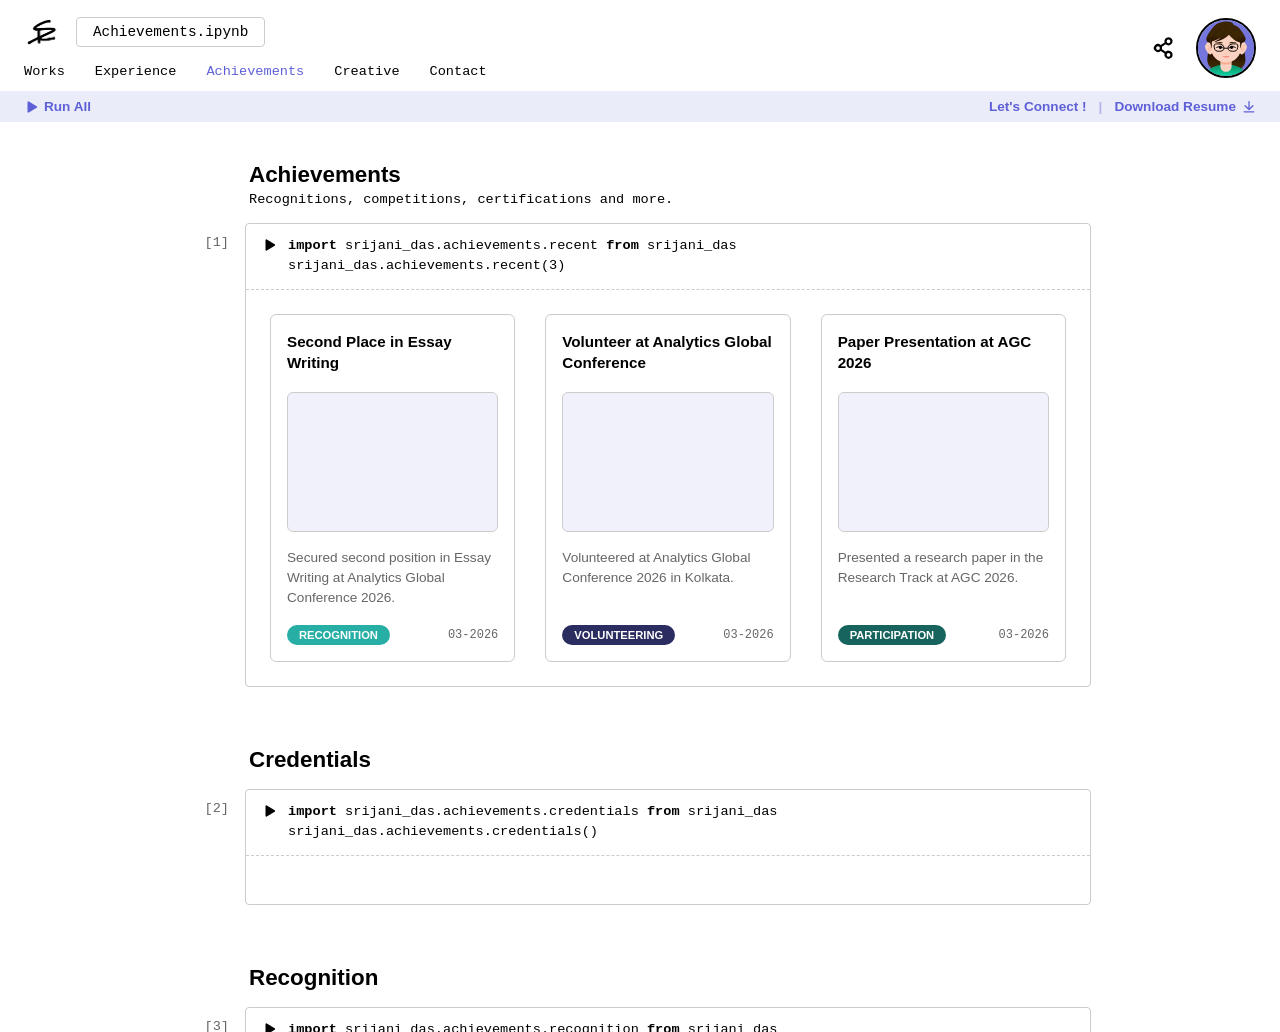
<file: achievements.html>
<!DOCTYPE html>
<html lang="en">
<head>
    <meta charset="UTF-8">
    <meta name="viewport" content="width=1024">
    <title>Achievements | Srijani Das</title>
    <link rel="stylesheet" href="css/style.css">
</head>
<body>

    <!-- STICKY WRAPPER -->
    <div class="sticky-header-container">
        
        <header class="main-header">
            <div class="header-left-col">
                <div class="header-top-row">
                    <a href="index.html" class="logo-mark">
                        <img src="assets/SRD.svg" alt="SRD Logo" class="logo-img">
                    </a>
                    <div class="file-path">Achievements.ipynb</div>
                </div>
                
                <nav class="main-nav">
                    <a href="works.html">Works</a>
                    <a href="experience.html">Experience</a>
                    <a href="achievements.html" style="color: var(--accent-dark);">Achievements</a>
                    <a href="creative.html">Creative</a>
                    <a href="contact.html">Contact</a>
                </nav>
            </div>

            <div class="header-right-col">
                <svg class="share-icon" xmlns="http://www.w3.org/2000/svg" viewBox="0 0 256 256">
                    <path d="M176,156a43.78,43.78,0,0,0-29.09,11L106.1,140.8a44.07,44.07,0,0,0,0-25.6L146.91,89a43.83,43.83,0,1,0-13-20.17L93.09,95a44,44,0,1,0,0,65.94L133.9,187.2A44,44,0,1,0,176,156Zm0-120a20,20,0,1,1-20,20A20,20,0,0,1,176,36ZM64,148a20,20,0,1,1,20-20A20,20,0,0,1,64,148Zm112,72a20,20,0,1,1,20-20A20,20,0,0,1,176,220Z"></path>
                </svg>
                
                <!-- NEW CLICKABLE PROFILE PIC -->
                <a href="index.html" class="profile-pic-link">
                    <img src="assets/ME.svg" alt="Srijani Das" class="profile-pic">
                </a>
            </div>
        </header>

        <!-- Execution Bar -->
        <div class="execution-bar">
            <div class="exec-left">
                <button id="run-all-btn">
                    <svg xmlns="http://www.w3.org/2000/svg" viewBox="0 0 256 256"><path d="M240,128a15.74,15.74,0,0,1-7.6,13.51L88.32,229.65a16,16,0,0,1-16.2.3A15.86,15.86,0,0,1,64,216.13V39.87a15.86,15.86,0,0,1,8.12-13.82,16,16,0,0,1,16.2.3L232.4,114.49A15.74,15.74,0,0,1,240,128Z"></path></svg>
                    Run All
                </button>
            </div>
            <div class="exec-right">
                <a href="https://www.linkedin.com/in/rushaining/" target="_blank" class="connect-link exec-link">Let's Connect !</a>
                <span class="divider">|</span>
                <a href="assets/Srijani Das Curriculum Vitae.pdf" target="_blank" class="resume-link exec-link">
                    Download Resume 
                    <svg class="exec-icon" xmlns="http://www.w3.org/2000/svg" viewBox="0 0 256 256">
                        <path d="M47.51,112.49a12,12,0,0,1,17-17L116,147V32a12,12,0,0,1,24,0V147l51.51-51.52a12,12,0,0,1,17,17l-72,72a12,12,0,0,1-17,0ZM216,204H40a12,12,0,0,0,0,24H216a12,12,0,0,0,0-24Z"></path>
                    </svg>
                </a>
            </div>
        </div>
    </div>

    <main class="notebook-container">
        
        <!-- SECTION 1: RECENT ACHIEVEMENTS -->
        <div class="notebook-section scroll-reveal" id="section-achieve-recent">
            <div class="markdown-cell">
                <h2>Achievements</h2>
                <p class="section-desc">Recognitions, competitions, certifications and more.</p>
            </div>
            
            <div class="cell-row">
                <div class="execution-count">[ ]</div>
                <div class="cell-content-box">
                    <div class="code-block">
                        <div class="run-indicator" title="Run Cell">
                            <svg class="icon-play" xmlns="http://www.w3.org/2000/svg" viewBox="0 0 256 256"><path d="M240,128a15.74,15.74,0,0,1-7.6,13.51L88.32,229.65a16,16,0,0,1-16.2.3A15.86,15.86,0,0,1,64,216.13V39.87a15.86,15.86,0,0,1,8.12-13.82,16,16,0,0,1,16.2.3L232.4,114.49A15.74,15.74,0,0,1,240,128Z"></path></svg>
                            <svg class="icon-running" xmlns="http://www.w3.org/2000/svg" viewBox="0 0 256 256"><path d="M224,48V96a8,8,0,0,1-8,8H168a8,8,0,0,1-5.66-13.66L180.65,72a79.48,79.48,0,0,0-54.72-22.09h-.45A79.52,79.52,0,0,0,69.59,72.71,8,8,0,0,1,58.41,61.27,96,96,0,0,1,192,60.7l18.36-18.36A8,8,0,0,1,224,48ZM186.41,183.29A80,80,0,0,1,75.35,184l18.31-18.31A8,8,0,0,0,88,152H40a8,8,0,0,0-8,8v48a8,8,0,0,0,13.66,5.66L64,195.3a95.42,95.42,0,0,0,66,26.76h.53a95.36,95.36,0,0,0,67.07-27.33,8,8,0,0,0-11.18-11.44Z"></path></svg>
                        </div>
                        <pre><code><span class="keyword">import</span> srijani_das.achievements.recent <span class="keyword">from</span> srijani_das
srijani_das.achievements.recent(3)</code></pre>
                    </div>
                    <div class="output-cell">
                        <div class="achievements-grid" id="achieve-recent-container"></div>
                    </div>
                </div>
            </div>
        </div>

        <!-- SECTION 2: CREDENTIALS -->
        <div class="notebook-section scroll-reveal" id="section-achieve-cred">
            <div class="markdown-cell"><h2>Credentials</h2></div>
            <div class="cell-row">
                <div class="execution-count">[ ]</div>
                <div class="cell-content-box">
                    <div class="code-block">
                        <div class="run-indicator" title="Run Cell">
                            <svg class="icon-play" xmlns="http://www.w3.org/2000/svg" viewBox="0 0 256 256"><path d="M240,128a15.74,15.74,0,0,1-7.6,13.51L88.32,229.65a16,16,0,0,1-16.2.3A15.86,15.86,0,0,1,64,216.13V39.87a15.86,15.86,0,0,1,8.12-13.82,16,16,0,0,1,16.2.3L232.4,114.49A15.74,15.74,0,0,1,240,128Z"></path></svg>
                            <svg class="icon-running" xmlns="http://www.w3.org/2000/svg" viewBox="0 0 256 256"><path d="M224,48V96a8,8,0,0,1-8,8H168a8,8,0,0,1-5.66-13.66L180.65,72a79.48,79.48,0,0,0-54.72-22.09h-.45A79.52,79.52,0,0,0,69.59,72.71,8,8,0,0,1,58.41,61.27,96,96,0,0,1,192,60.7l18.36-18.36A8,8,0,0,1,224,48ZM186.41,183.29A80,80,0,0,1,75.35,184l18.31-18.31A8,8,0,0,0,88,152H40a8,8,0,0,0-8,8v48a8,8,0,0,0,13.66,5.66L64,195.3a95.42,95.42,0,0,0,66,26.76h.53a95.36,95.36,0,0,0,67.07-27.33,8,8,0,0,0-11.18-11.44Z"></path></svg>
                        </div>
                        <pre><code><span class="keyword">import</span> srijani_das.achievements.credentials <span class="keyword">from</span> srijani_das
srijani_das.achievements.credentials()</code></pre>
                    </div>
                    <div class="output-cell">
                        <div class="achievements-grid" id="achieve-cred-container"></div>
                    </div>
                </div>
            </div>
        </div>

        <!-- SECTION 3: RECOGNITION -->
        <div class="notebook-section scroll-reveal" id="section-achieve-recog">
            <div class="markdown-cell"><h2>Recognition</h2></div>
            <div class="cell-row">
                <div class="execution-count">[ ]</div>
                <div class="cell-content-box">
                    <div class="code-block">
                        <div class="run-indicator" title="Run Cell">
                            <svg class="icon-play" xmlns="http://www.w3.org/2000/svg" viewBox="0 0 256 256"><path d="M240,128a15.74,15.74,0,0,1-7.6,13.51L88.32,229.65a16,16,0,0,1-16.2.3A15.86,15.86,0,0,1,64,216.13V39.87a15.86,15.86,0,0,1,8.12-13.82,16,16,0,0,1,16.2.3L232.4,114.49A15.74,15.74,0,0,1,240,128Z"></path></svg>
                            <svg class="icon-running" xmlns="http://www.w3.org/2000/svg" viewBox="0 0 256 256"><path d="M224,48V96a8,8,0,0,1-8,8H168a8,8,0,0,1-5.66-13.66L180.65,72a79.48,79.48,0,0,0-54.72-22.09h-.45A79.52,79.52,0,0,0,69.59,72.71,8,8,0,0,1,58.41,61.27,96,96,0,0,1,192,60.7l18.36-18.36A8,8,0,0,1,224,48ZM186.41,183.29A80,80,0,0,1,75.35,184l18.31-18.31A8,8,0,0,0,88,152H40a8,8,0,0,0-8,8v48a8,8,0,0,0,13.66,5.66L64,195.3a95.42,95.42,0,0,0,66,26.76h.53a95.36,95.36,0,0,0,67.07-27.33,8,8,0,0,0-11.18-11.44Z"></path></svg>
                        </div>
                        <pre><code><span class="keyword">import</span> srijani_das.achievements.recognition <span class="keyword">from</span> srijani_das
srijani_das.achievements.recognition()</code></pre>
                    </div>
                    <div class="output-cell">
                        <div class="achievements-grid" id="achieve-recog-container"></div>
                    </div>
                </div>
            </div>
        </div>

        <!-- SECTION 4: VOLUNTEERING -->
        <div class="notebook-section scroll-reveal" id="section-achieve-vol">
            <div class="markdown-cell"><h2>Volunteering</h2></div>
            <div class="cell-row">
                <div class="execution-count">[ ]</div>
                <div class="cell-content-box">
                    <div class="code-block">
                        <div class="run-indicator" title="Run Cell">
                            <svg class="icon-play" xmlns="http://www.w3.org/2000/svg" viewBox="0 0 256 256"><path d="M240,128a15.74,15.74,0,0,1-7.6,13.51L88.32,229.65a16,16,0,0,1-16.2.3A15.86,15.86,0,0,1,64,216.13V39.87a15.86,15.86,0,0,1,8.12-13.82,16,16,0,0,1,16.2.3L232.4,114.49A15.74,15.74,0,0,1,240,128Z"></path></svg>
                            <svg class="icon-running" xmlns="http://www.w3.org/2000/svg" viewBox="0 0 256 256"><path d="M224,48V96a8,8,0,0,1-8,8H168a8,8,0,0,1-5.66-13.66L180.65,72a79.48,79.48,0,0,0-54.72-22.09h-.45A79.52,79.52,0,0,0,69.59,72.71,8,8,0,0,1,58.41,61.27,96,96,0,0,1,192,60.7l18.36-18.36A8,8,0,0,1,224,48ZM186.41,183.29A80,80,0,0,1,75.35,184l18.31-18.31A8,8,0,0,0,88,152H40a8,8,0,0,0-8,8v48a8,8,0,0,0,13.66,5.66L64,195.3a95.42,95.42,0,0,0,66,26.76h.53a95.36,95.36,0,0,0,67.07-27.33,8,8,0,0,0-11.18-11.44Z"></path></svg>
                        </div>
                        <pre><code><span class="keyword">import</span> srijani_das.achievements.volunteering <span class="keyword">from</span> srijani_das
srijani_das.achievements.volunteering()</code></pre>
                    </div>
                    <div class="output-cell">
                        <div class="achievements-grid" id="achieve-vol-container"></div>
                    </div>
                </div>
            </div>
        </div>

        <!-- SECTION 5: PARTICIPATION -->
        <div class="notebook-section scroll-reveal" id="section-achieve-part">
            <div class="markdown-cell"><h2>Participation</h2></div>
            <div class="cell-row">
                <div class="execution-count">[ ]</div>
                <div class="cell-content-box">
                    <div class="code-block">
                        <div class="run-indicator" title="Run Cell">
                            <svg class="icon-play" xmlns="http://www.w3.org/2000/svg" viewBox="0 0 256 256"><path d="M240,128a15.74,15.74,0,0,1-7.6,13.51L88.32,229.65a16,16,0,0,1-16.2.3A15.86,15.86,0,0,1,64,216.13V39.87a15.86,15.86,0,0,1,8.12-13.82,16,16,0,0,1,16.2.3L232.4,114.49A15.74,15.74,0,0,1,240,128Z"></path></svg>
                            <svg class="icon-running" xmlns="http://www.w3.org/2000/svg" viewBox="0 0 256 256"><path d="M224,48V96a8,8,0,0,1-8,8H168a8,8,0,0,1-5.66-13.66L180.65,72a79.48,79.48,0,0,0-54.72-22.09h-.45A79.52,79.52,0,0,0,69.59,72.71,8,8,0,0,1,58.41,61.27,96,96,0,0,1,192,60.7l18.36-18.36A8,8,0,0,1,224,48ZM186.41,183.29A80,80,0,0,1,75.35,184l18.31-18.31A8,8,0,0,0,88,152H40a8,8,0,0,0-8,8v48a8,8,0,0,0,13.66,5.66L64,195.3a95.42,95.42,0,0,0,66,26.76h.53a95.36,95.36,0,0,0,67.07-27.33,8,8,0,0,0-11.18-11.44Z"></path></svg>
                        </div>
                        <pre><code><span class="keyword">import</span> srijani_das.achievements.participation <span class="keyword">from</span> srijani_das
srijani_das.achievements.participation()</code></pre>
                    </div>
                    <div class="output-cell">
                        <div class="achievements-grid" id="achieve-part-container"></div>
                    </div>
                </div>
            </div>
        </div>

    </main>

    <!-- IMAGE POPUP MODAL -->
    <div id="image-modal" class="modal-overlay">
        <span class="modal-close">&times;</span>
        <img class="modal-content" id="modal-img">
    </div>

    <script src="js/script.js"></script>
</body>
</html>
</file>
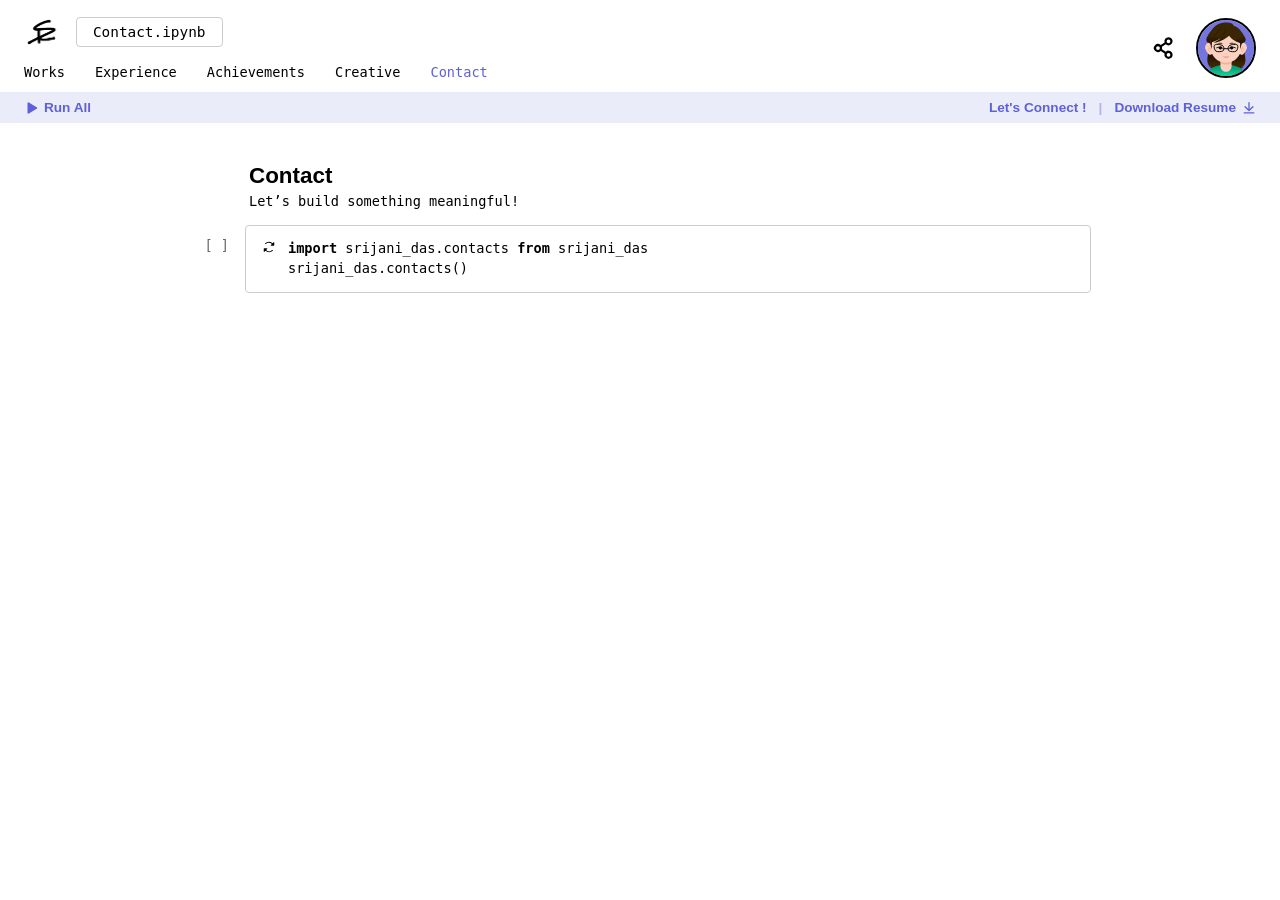
<file: contact.html>
<!DOCTYPE html>
<html lang="en">
<head>
    <meta charset="UTF-8">
    <meta name="viewport" content="width=1024">
    <title>Contact | Srijani Das</title>
    <link rel="stylesheet" href="css/style.css">
</head>
<body>

    <!-- STICKY WRAPPER -->
    <div class="sticky-header-container">
        
        <header class="main-header">
            <div class="header-left-col">
                <div class="header-top-row">
                    <a href="index.html" class="logo-mark">
                        <img src="assets/SRD.svg" alt="SRD Logo" class="logo-img">
                    </a>
                    <div class="file-path">Contact.ipynb</div>
                </div>
                
                <nav class="main-nav">
                    <a href="works.html">Works</a>
                    <a href="experience.html">Experience</a>
                    <a href="achievements.html">Achievements</a>
                    <a href="creative.html">Creative</a>
                    <a href="contact.html" style="color: var(--accent-dark);">Contact</a>
                </nav>
            </div>

            <div class="header-right-col">
                <svg class="share-icon" xmlns="http://www.w3.org/2000/svg" viewBox="0 0 256 256">
                    <path d="M176,156a43.78,43.78,0,0,0-29.09,11L106.1,140.8a44.07,44.07,0,0,0,0-25.6L146.91,89a43.83,43.83,0,1,0-13-20.17L93.09,95a44,44,0,1,0,0,65.94L133.9,187.2A44,44,0,1,0,176,156Zm0-120a20,20,0,1,1-20,20A20,20,0,0,1,176,36ZM64,148a20,20,0,1,1,20-20A20,20,0,0,1,64,148Zm112,72a20,20,0,1,1,20-20A20,20,0,0,1,176,220Z"></path>
                </svg>
                
                <!-- NEW CLICKABLE PROFILE PIC -->
                <a href="index.html" class="profile-pic-link">
                    <img src="assets/ME.svg" alt="Srijani Das" class="profile-pic">
                </a>
            </div>
        </header>

        <!-- Execution Bar -->
        <div class="execution-bar">
            <div class="exec-left">
                <button id="run-all-btn">
                    <svg xmlns="http://www.w3.org/2000/svg" viewBox="0 0 256 256"><path d="M240,128a15.74,15.74,0,0,1-7.6,13.51L88.32,229.65a16,16,0,0,1-16.2.3A15.86,15.86,0,0,1,64,216.13V39.87a15.86,15.86,0,0,1,8.12-13.82,16,16,0,0,1,16.2.3L232.4,114.49A15.74,15.74,0,0,1,240,128Z"></path></svg>
                    Run All
                </button>
            </div>
            <div class="exec-right">
                <a href="https://www.linkedin.com/in/rushaining/" target="_blank" class="connect-link exec-link">Let's Connect !</a>
                <span class="divider">|</span>
                <a href="assets/Srijani Das Curriculum Vitae.pdf" target="_blank" class="resume-link exec-link">
                    Download Resume 
                    <svg class="exec-icon" xmlns="http://www.w3.org/2000/svg" viewBox="0 0 256 256">
                        <path d="M47.51,112.49a12,12,0,0,1,17-17L116,147V32a12,12,0,0,1,24,0V147l51.51-51.52a12,12,0,0,1,17,17l-72,72a12,12,0,0,1-17,0ZM216,204H40a12,12,0,0,0,0,24H216a12,12,0,0,0,0-24Z"></path>
                    </svg>
                </a>
            </div>
        </div>
    </div>

    <main class="notebook-container">
        
        <!-- SECTION 7: CONTACT -->
        <div class="notebook-section scroll-reveal" id="section-contact">
            <div class="markdown-cell">
                <h2>Contact</h2>
                <p class="section-desc">Let’s build something meaningful!</p>
            </div>
            
            <div class="cell-row">
                <div class="execution-count">[ ]</div>
                <div class="cell-content-box">
                    <div class="code-block">
                        <div class="run-indicator" title="Run Cell">
                            <svg class="icon-play" xmlns="http://www.w3.org/2000/svg" viewBox="0 0 256 256"><path d="M240,128a15.74,15.74,0,0,1-7.6,13.51L88.32,229.65a16,16,0,0,1-16.2.3A15.86,15.86,0,0,1,64,216.13V39.87a15.86,15.86,0,0,1,8.12-13.82,16,16,0,0,1,16.2.3L232.4,114.49A15.74,15.74,0,0,1,240,128Z"></path></svg>
                            <svg class="icon-running" xmlns="http://www.w3.org/2000/svg" viewBox="0 0 256 256"><path d="M224,48V96a8,8,0,0,1-8,8H168a8,8,0,0,1-5.66-13.66L180.65,72a79.48,79.48,0,0,0-54.72-22.09h-.45A79.52,79.52,0,0,0,69.59,72.71,8,8,0,0,1,58.41,61.27,96,96,0,0,1,192,60.7l18.36-18.36A8,8,0,0,1,224,48ZM186.41,183.29A80,80,0,0,1,75.35,184l18.31-18.31A8,8,0,0,0,88,152H40a8,8,0,0,0-8,8v48a8,8,0,0,0,13.66,5.66L64,195.3a95.42,95.42,0,0,0,66,26.76h.53a95.36,95.36,0,0,0,67.07-27.33,8,8,0,0,0-11.18-11.44Z"></path></svg>
                        </div>
                        <pre><code><span class="keyword">import</span> srijani_das.contacts <span class="keyword">from</span> srijani_das
srijani_das.contacts()</code></pre>
                    </div>
                    
                    <div class="output-cell">
                        <div class="contact-links-row">
                            <a href="mailto:srijanidas@gmail.com" class="contact-item">
                                <svg xmlns="http://www.w3.org/2000/svg" viewBox="0 0 256 256"><path d="M224,48H32a8,8,0,0,0-8,8V192a16,16,0,0,0,16,16H216a16,16,0,0,0,16-16V56A8,8,0,0,0,224,48ZM203.43,64,128,133.15,52.57,64ZM216,192H40V74.19l82.59,75.71a8,8,0,0,0,10.82,0L216,74.19V192Z"></path></svg>
                                Email
                            </a>
                            <a href="https://www.linkedin.com/in/rushaining/" target="_blank" class="contact-item">
                                <svg xmlns="http://www.w3.org/2000/svg" viewBox="0 0 256 256"><path d="M216,24H40A16,16,0,0,0,24,40V216a16,16,0,0,0,16,16H216a16,16,0,0,0,16-16V40A16,16,0,0,0,216,24Zm0,192H40V40H216V216ZM96,112v64a8,8,0,0,1-16,0V112a8,8,0,0,1,16,0Zm88,28v36a8,8,0,0,1-16,0V140a20,20,0,0,0-40,0v36a8,8,0,0,1-16,0V112a8,8,0,0,1,15.79-1.78A36,36,0,0,1,184,140ZM100,84A12,12,0,1,1,88,72,12,12,0,0,1,100,84Z"></path></svg>
                                LinkedIn
                            </a>
                            <a href="https://github.com/rushaining" target="_blank" class="contact-item">
                                <svg xmlns="http://www.w3.org/2000/svg" viewBox="0 0 256 256"><path d="M208.31,75.68A59.78,59.78,0,0,0,202.93,28,8,8,0,0,0,196,24a59.75,59.75,0,0,0-48,24H124A59.75,59.75,0,0,0,76,24a8,8,0,0,0-6.93,4,59.78,59.78,0,0,0-5.38,47.68A58.14,58.14,0,0,0,56,104v8a56.06,56.06,0,0,0,48.44,55.47A39.8,39.8,0,0,0,96,192v8H72a24,24,0,0,1-24-24A40,40,0,0,0,8,136a8,8,0,0,0,0,16,24,24,0,0,1,24,24,40,40,0,0,0,40,40H96v16a8,8,0,0,0,16,0V192a24,24,0,0,1,48,0v40a8,8,0,0,0,16,0V192a39.8,39.8,0,0,0-8.44-24.53A56.06,56.06,0,0,0,216,112v-8A58.14,58.14,0,0,0,208.31,75.68ZM200,112a40,40,0,0,1-40,40H112a40,40,0,0,1-40-40v-8a41.74,41.74,0,0,1,6.9-22.48A8,8,0,0,0,80,73.83a43.81,43.81,0,0,1,.79-33.58,43.88,43.88,0,0,1,32.32,20.06A8,8,0,0,0,119.82,64h32.35a8,8,0,0,0,6.74-3.69,43.87,43.87,0,0,1,32.32-20.06A43.81,43.81,0,0,1,192,73.83a8.09,8.09,0,0,0,1,7.65A41.72,41.72,0,0,1,200,104Z"></path></svg>
                                GitHub
                            </a>
                            <a href="assets/Srijani Das Curriculum Vitae.pdf" target="_blank" class="contact-item">
                                <svg xmlns="http://www.w3.org/2000/svg" viewBox="0 0 256 256"><path d="M50.34,117.66a8,8,0,0,1,11.32-11.32L120,164.69V32a8,8,0,0,1,16,0V164.69l58.34-58.35a8,8,0,0,1,11.32,11.32l-72,72a8,8,0,0,1-11.32,0ZM216,208H40a8,8,0,0,0,0,16H216a8,8,0,0,0,0-16Z"></path></svg>
                                Resume
                            </a>
                        </div>
                    </div>
                </div>
            </div>
        </div>

    </main>

    <script src="js/script.js"></script>
</body>
</html>
</file>
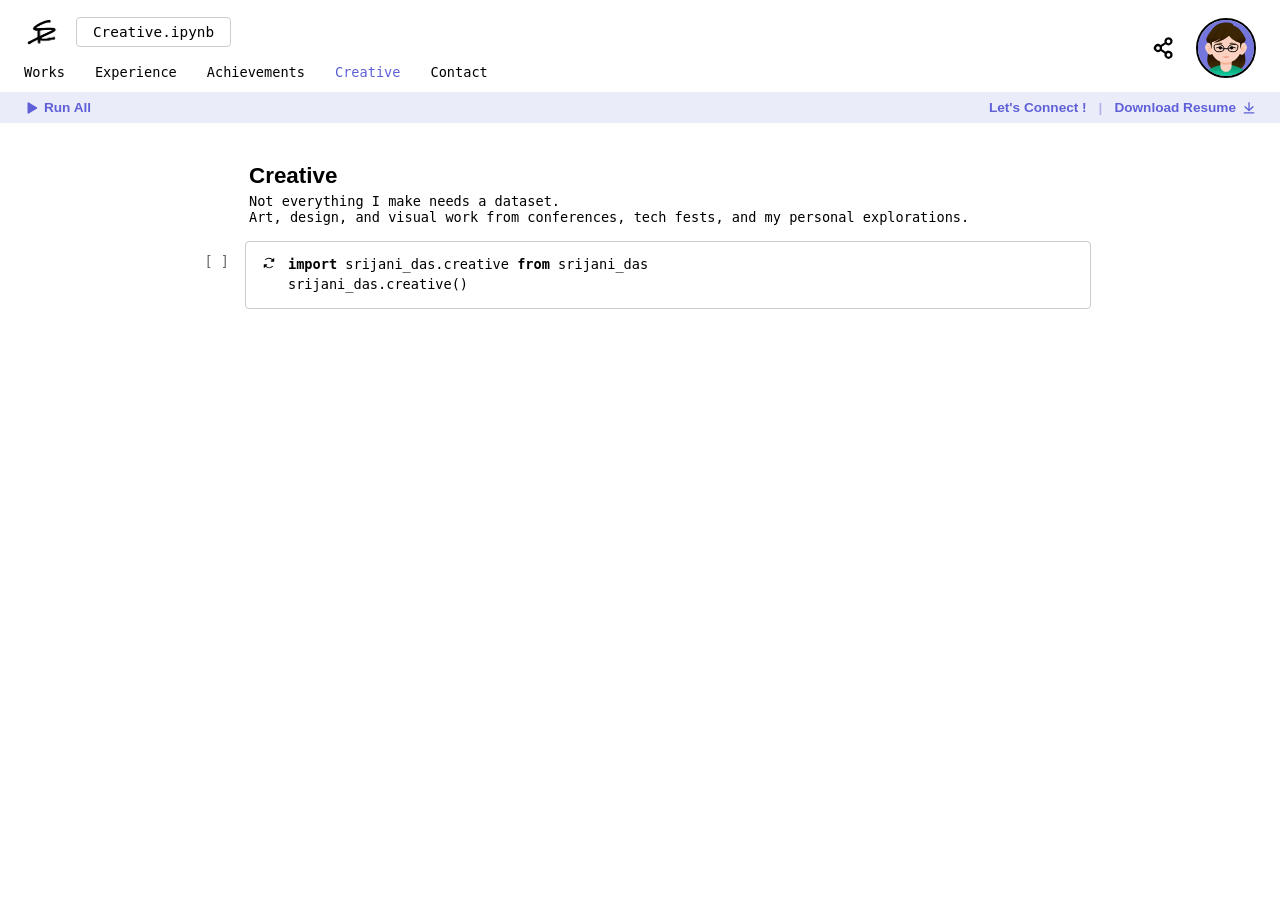
<file: creative.html>
<!DOCTYPE html>
<html lang="en">
<head>
    <meta charset="UTF-8">
    <meta name="viewport" content="width=1024">
    <title>Creative | Srijani Das</title>
    <link rel="stylesheet" href="css/style.css">
</head>
<body>

    <!-- STICKY WRAPPER -->
    <div class="sticky-header-container">
        
        <header class="main-header">
            <div class="header-left-col">
                <div class="header-top-row">
                    <a href="index.html" class="logo-mark">
                        <img src="assets/SRD.svg" alt="SRD Logo" class="logo-img">
                    </a>
                    <div class="file-path">Creative.ipynb</div>
                </div>
                
                <nav class="main-nav">
                    <a href="works.html">Works</a>
                    <a href="experience.html">Experience</a>
                    <a href="achievements.html">Achievements</a>
                    <a href="creative.html" style="color: var(--accent-dark);">Creative</a>
                    <a href="contact.html">Contact</a>
                </nav>
            </div>

            <div class="header-right-col">
                <svg class="share-icon" xmlns="http://www.w3.org/2000/svg" viewBox="0 0 256 256">
                    <path d="M176,156a43.78,43.78,0,0,0-29.09,11L106.1,140.8a44.07,44.07,0,0,0,0-25.6L146.91,89a43.83,43.83,0,1,0-13-20.17L93.09,95a44,44,0,1,0,0,65.94L133.9,187.2A44,44,0,1,0,176,156Zm0-120a20,20,0,1,1-20,20A20,20,0,0,1,176,36ZM64,148a20,20,0,1,1,20-20A20,20,0,0,1,64,148Zm112,72a20,20,0,1,1,20-20A20,20,0,0,1,176,220Z"></path>
                </svg>
                
                <!-- NEW CLICKABLE PROFILE PIC -->
                <a href="index.html" class="profile-pic-link">
                    <img src="assets/ME.svg" alt="Srijani Das" class="profile-pic">
                </a>
            </div>
        </header>

        <!-- Execution Bar -->
        <div class="execution-bar">
            <div class="exec-left">
                <button id="run-all-btn">
                    <svg xmlns="http://www.w3.org/2000/svg" viewBox="0 0 256 256"><path d="M240,128a15.74,15.74,0,0,1-7.6,13.51L88.32,229.65a16,16,0,0,1-16.2.3A15.86,15.86,0,0,1,64,216.13V39.87a15.86,15.86,0,0,1,8.12-13.82,16,16,0,0,1,16.2.3L232.4,114.49A15.74,15.74,0,0,1,240,128Z"></path></svg>
                    Run All
                </button>
            </div>
            <div class="exec-right">
                <a href="https://www.linkedin.com/in/rushaining/" target="_blank" class="connect-link exec-link">Let's Connect !</a>
                <span class="divider">|</span>
                <a href="assets/Srijani Das Curriculum Vitae.pdf" target="_blank" class="resume-link exec-link">
                    Download Resume 
                    <svg class="exec-icon" xmlns="http://www.w3.org/2000/svg" viewBox="0 0 256 256">
                        <path d="M47.51,112.49a12,12,0,0,1,17-17L116,147V32a12,12,0,0,1,24,0V147l51.51-51.52a12,12,0,0,1,17,17l-72,72a12,12,0,0,1-17,0ZM216,204H40a12,12,0,0,0,0,24H216a12,12,0,0,0,0-24Z"></path>
                    </svg>
                </a>
            </div>
        </div>
    </div>

    <main class="notebook-container">
        
        <!-- SECTION: CREATIVE (FULL LIST) -->
        <div class="notebook-section scroll-reveal" id="section-creative-full">
            <div class="markdown-cell">
                <h2>Creative</h2>
                <p class="section-desc">Not everything I make needs a dataset.<br>Art, design, and visual work from conferences, tech fests, and my personal explorations.</p>
            </div>
            
            <div class="cell-row">
                <div class="execution-count">[ ]</div>
                <div class="cell-content-box">
                    <div class="code-block">
                        <div class="run-indicator" title="Run Cell">
                            <svg class="icon-play" xmlns="http://www.w3.org/2000/svg" viewBox="0 0 256 256"><path d="M240,128a15.74,15.74,0,0,1-7.6,13.51L88.32,229.65a16,16,0,0,1-16.2.3A15.86,15.86,0,0,1,64,216.13V39.87a15.86,15.86,0,0,1,8.12-13.82,16,16,0,0,1,16.2.3L232.4,114.49A15.74,15.74,0,0,1,240,128Z"></path></svg>
                            <svg class="icon-running" xmlns="http://www.w3.org/2000/svg" viewBox="0 0 256 256"><path d="M224,48V96a8,8,0,0,1-8,8H168a8,8,0,0,1-5.66-13.66L180.65,72a79.48,79.48,0,0,0-54.72-22.09h-.45A79.52,79.52,0,0,0,69.59,72.71,8,8,0,0,1,58.41,61.27,96,96,0,0,1,192,60.7l18.36-18.36A8,8,0,0,1,224,48ZM186.41,183.29A80,80,0,0,1,75.35,184l18.31-18.31A8,8,0,0,0,88,152H40a8,8,0,0,0-8,8v48a8,8,0,0,0,13.66,5.66L64,195.3a95.42,95.42,0,0,0,66,26.76h.53a95.36,95.36,0,0,0,67.07-27.33,8,8,0,0,0-11.18-11.44Z"></path></svg>
                        </div>
                        <pre><code><span class="keyword">import</span> srijani_das.creative <span class="keyword">from</span> srijani_das
srijani_das.creative()</code></pre>
                    </div>
                    
                    <div class="output-cell">
                        <div class="creative-grid" id="creative-full-container"></div>
                    </div>
                </div>
            </div>
        </div>

    </main>

    <!-- IMAGE POPUP MODAL -->
    <div id="image-modal" class="modal-overlay">
        <span class="modal-close">&times;</span>
        <img class="modal-content" id="modal-img">
    </div>

    <script src="js/script.js"></script>
</body>
</html>
</file>
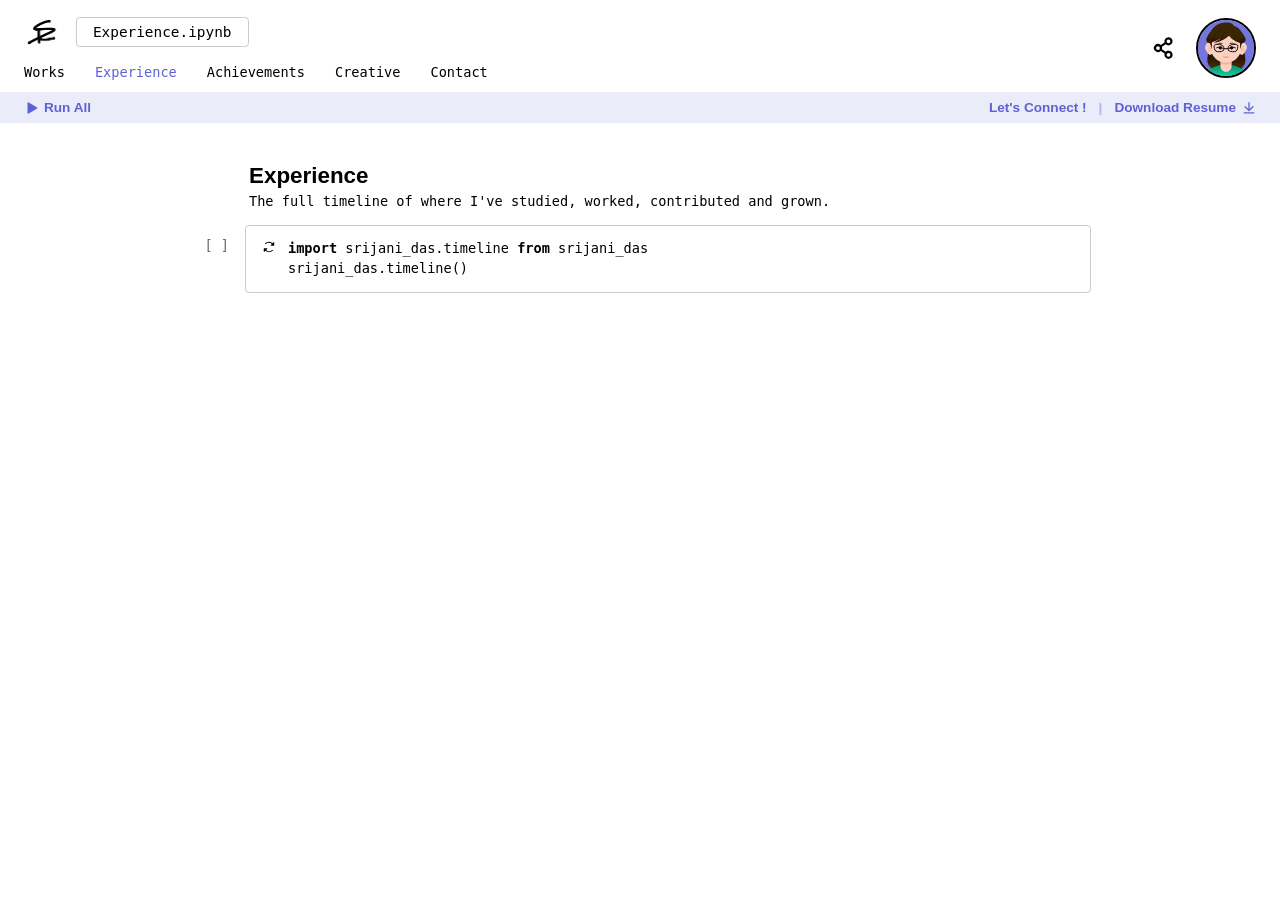
<file: experience.html>
<!DOCTYPE html>
<html lang="en">
<head>
    <meta charset="UTF-8">
    <meta name="viewport" content="width=1024">
    <title>Experience | Srijani Das</title>
    <link rel="stylesheet" href="css/style.css">
</head>
<body>

    <!-- STICKY WRAPPER -->
    <div class="sticky-header-container">
        
        <header class="main-header">
            <div class="header-left-col">
                <div class="header-top-row">
                    <a href="index.html" class="logo-mark">
                        <img src="assets/SRD.svg" alt="SRD Logo" class="logo-img">
                    </a>
                    <div class="file-path">Experience.ipynb</div>
                </div>
                
                <nav class="main-nav">
                    <a href="works.html">Works</a>
                    <a href="experience.html" style="color: var(--accent-dark);">Experience</a>
                    <a href="achievements.html">Achievements</a>
                    <a href="creative.html">Creative</a>
                    <a href="contact.html">Contact</a>
                </nav>
            </div>

            <div class="header-right-col">
                <svg class="share-icon" xmlns="http://www.w3.org/2000/svg" viewBox="0 0 256 256">
                    <path d="M176,156a43.78,43.78,0,0,0-29.09,11L106.1,140.8a44.07,44.07,0,0,0,0-25.6L146.91,89a43.83,43.83,0,1,0-13-20.17L93.09,95a44,44,0,1,0,0,65.94L133.9,187.2A44,44,0,1,0,176,156Zm0-120a20,20,0,1,1-20,20A20,20,0,0,1,176,36ZM64,148a20,20,0,1,1,20-20A20,20,0,0,1,64,148Zm112,72a20,20,0,1,1,20-20A20,20,0,0,1,176,220Z"></path>
                </svg>
                
                <!-- NEW CLICKABLE PROFILE PIC -->
                <a href="index.html" class="profile-pic-link">
                    <img src="assets/ME.svg" alt="Srijani Das" class="profile-pic">
                </a>
            </div>
        </header>

        <!-- Execution Bar -->
        <div class="execution-bar">
            <div class="exec-left">
                <button id="run-all-btn">
                    <svg xmlns="http://www.w3.org/2000/svg" viewBox="0 0 256 256"><path d="M240,128a15.74,15.74,0,0,1-7.6,13.51L88.32,229.65a16,16,0,0,1-16.2.3A15.86,15.86,0,0,1,64,216.13V39.87a15.86,15.86,0,0,1,8.12-13.82,16,16,0,0,1,16.2.3L232.4,114.49A15.74,15.74,0,0,1,240,128Z"></path></svg>
                    Run All
                </button>
            </div>
            <div class="exec-right">
                <a href="https://www.linkedin.com/in/rushaining/" target="_blank" class="connect-link exec-link">Let's Connect !</a>
                <span class="divider">|</span>
                <a href="assets/Srijani Das Curriculum Vitae.pdf" target="_blank" class="resume-link exec-link">
                    Download Resume 
                    <svg class="exec-icon" xmlns="http://www.w3.org/2000/svg" viewBox="0 0 256 256">
                        <path d="M47.51,112.49a12,12,0,0,1,17-17L116,147V32a12,12,0,0,1,24,0V147l51.51-51.52a12,12,0,0,1,17,17l-72,72a12,12,0,0,1-17,0ZM216,204H40a12,12,0,0,0,0,24H216a12,12,0,0,0,0-24Z"></path>
                    </svg>
                </a>
            </div>
        </div>
    </div>

    <main class="notebook-container">
        
        <!-- SECTION: EXPERIENCE (FULL LIST) -->
        <div class="notebook-section scroll-reveal" id="section-exp-full">
            <div class="markdown-cell">
                <h2>Experience</h2>
                <p class="section-desc">The full timeline of where I've studied, worked, contributed and grown.</p>
            </div>
            
            <div class="cell-row">
                <div class="execution-count">[ ]</div>
                <div class="cell-content-box">
                    <div class="code-block">
                        <div class="run-indicator" title="Run Cell">
                            <svg class="icon-play" xmlns="http://www.w3.org/2000/svg" viewBox="0 0 256 256"><path d="M240,128a15.74,15.74,0,0,1-7.6,13.51L88.32,229.65a16,16,0,0,1-16.2.3A15.86,15.86,0,0,1,64,216.13V39.87a15.86,15.86,0,0,1,8.12-13.82,16,16,0,0,1,16.2.3L232.4,114.49A15.74,15.74,0,0,1,240,128Z"></path></svg>
                            <svg class="icon-running" xmlns="http://www.w3.org/2000/svg" viewBox="0 0 256 256"><path d="M224,48V96a8,8,0,0,1-8,8H168a8,8,0,0,1-5.66-13.66L180.65,72a79.48,79.48,0,0,0-54.72-22.09h-.45A79.52,79.52,0,0,0,69.59,72.71,8,8,0,0,1,58.41,61.27,96,96,0,0,1,192,60.7l18.36-18.36A8,8,0,0,1,224,48ZM186.41,183.29A80,80,0,0,1,75.35,184l18.31-18.31A8,8,0,0,0,88,152H40a8,8,0,0,0-8,8v48a8,8,0,0,0,13.66,5.66L64,195.3a95.42,95.42,0,0,0,66,26.76h.53a95.36,95.36,0,0,0,67.07-27.33,8,8,0,0,0-11.18-11.44Z"></path></svg>
                        </div>
                        <pre><code><span class="keyword">import</span> srijani_das.timeline <span class="keyword">from</span> srijani_das
srijani_das.timeline()</code></pre>
                    </div>
                    
                    <div class="output-cell">
                        <div class="timeline-container" id="experience-full-container"></div>
                    </div>
                </div>
            </div>
        </div>

    </main>

    <script src="js/script.js"></script>
</body>
</html>
</file>
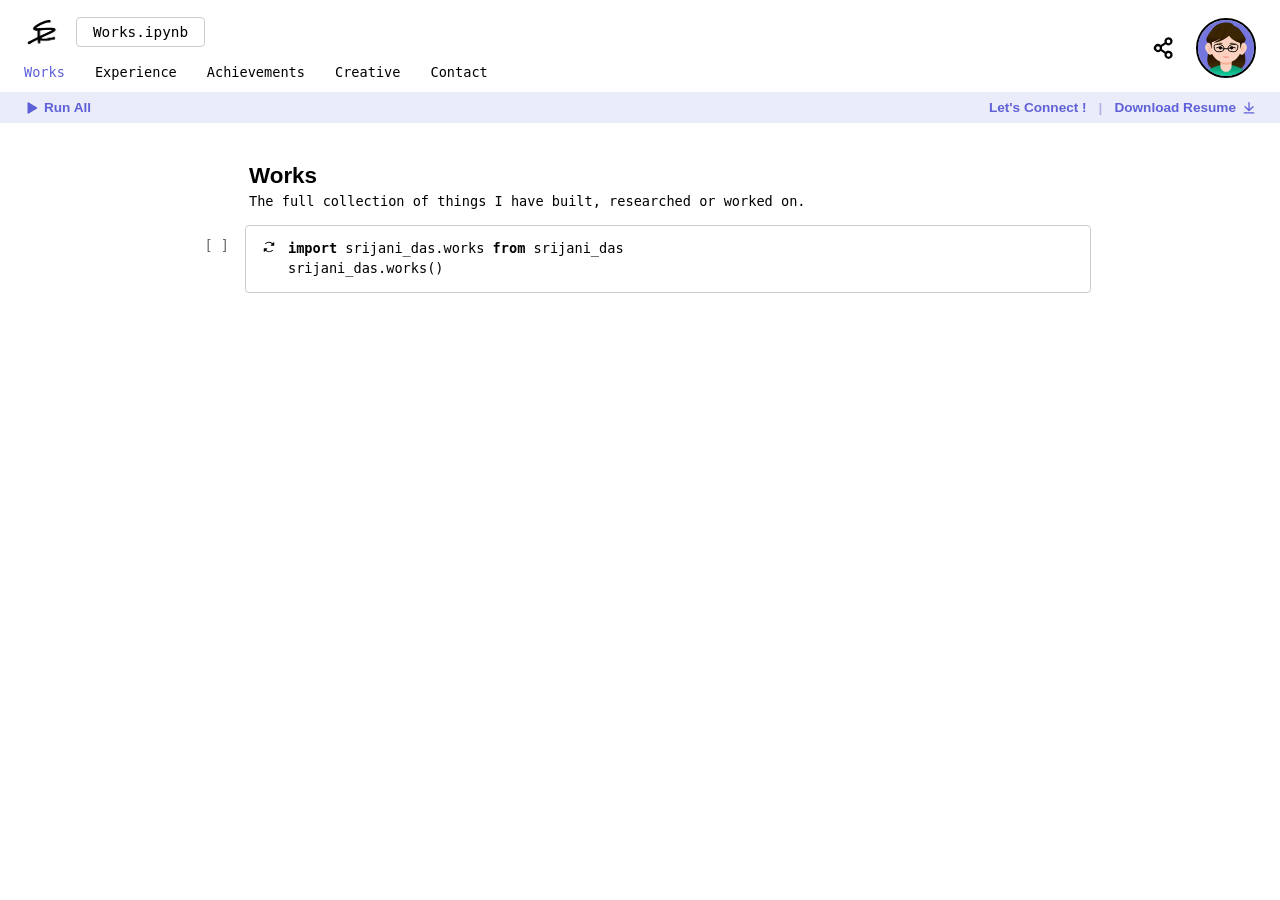
<file: works.html>
<!DOCTYPE html>
<html lang="en">
<head>
    <meta charset="UTF-8">
    <meta name="viewport" content="width=1024">
    <title>Works | Srijani Das</title>
    <link rel="stylesheet" href="css/style.css">
</head>
<body>

    <!-- STICKY WRAPPER -->
    <div class="sticky-header-container">
        
        <header class="main-header">
            <div class="header-left-col">
                <div class="header-top-row">
                    <a href="index.html" class="logo-mark">
                        <img src="assets/SRD.svg" alt="SRD Logo" class="logo-img">
                    </a>
                    <div class="file-path">Works.ipynb</div>
                </div>
                
                <nav class="main-nav">
                    <a href="works.html" style="color: var(--accent-dark);">Works</a>
                    <a href="experience.html">Experience</a>
                    <a href="achievements.html">Achievements</a>
                    <a href="creative.html">Creative</a>
                    <a href="contact.html">Contact</a>
                </nav>
            </div>

            <div class="header-right-col">
                <svg class="share-icon" xmlns="http://www.w3.org/2000/svg" viewBox="0 0 256 256">
                    <path d="M176,156a43.78,43.78,0,0,0-29.09,11L106.1,140.8a44.07,44.07,0,0,0,0-25.6L146.91,89a43.83,43.83,0,1,0-13-20.17L93.09,95a44,44,0,1,0,0,65.94L133.9,187.2A44,44,0,1,0,176,156Zm0-120a20,20,0,1,1-20,20A20,20,0,0,1,176,36ZM64,148a20,20,0,1,1,20-20A20,20,0,0,1,64,148Zm112,72a20,20,0,1,1,20-20A20,20,0,0,1,176,220Z"></path>
                </svg>
                
                <!-- NEW CLICKABLE PROFILE PIC -->
                <a href="index.html" class="profile-pic-link">
                    <img src="assets/ME.svg" alt="Srijani Das" class="profile-pic">
                </a>
            </div>
        </header>

        <!-- Execution Bar -->
        <div class="execution-bar">
            <div class="exec-left">
                <button id="run-all-btn">
                    <svg xmlns="http://www.w3.org/2000/svg" viewBox="0 0 256 256"><path d="M240,128a15.74,15.74,0,0,1-7.6,13.51L88.32,229.65a16,16,0,0,1-16.2.3A15.86,15.86,0,0,1,64,216.13V39.87a15.86,15.86,0,0,1,8.12-13.82,16,16,0,0,1,16.2.3L232.4,114.49A15.74,15.74,0,0,1,240,128Z"></path></svg>
                    Run All
                </button>
            </div>
            <div class="exec-right">
                <a href="https://www.linkedin.com/in/rushaining/" target="_blank" class="connect-link exec-link">Let's Connect !</a>
                <span class="divider">|</span>
                <a href="assets/Srijani Das Curriculum Vitae.pdf" target="_blank" class="resume-link exec-link">
                    Download Resume 
                    <svg class="exec-icon" xmlns="http://www.w3.org/2000/svg" viewBox="0 0 256 256">
                        <path d="M47.51,112.49a12,12,0,0,1,17-17L116,147V32a12,12,0,0,1,24,0V147l51.51-51.52a12,12,0,0,1,17,17l-72,72a12,12,0,0,1-17,0ZM216,204H40a12,12,0,0,0,0,24H216a12,12,0,0,0,0-24Z"></path>
                    </svg>
                </a>
            </div>
        </div>
    </div>

    <main class="notebook-container">
        
        <!-- SECTION: WORKS (FULL LIST) -->
        <div class="notebook-section scroll-reveal" id="section-works-full">
            <div class="markdown-cell">
                <h2>Works</h2>
                <p class="section-desc">The full collection of things I have built, researched or worked on.</p>
            </div>
            
            <div class="cell-row">
                <div class="execution-count">[ ]</div>
                <div class="cell-content-box">
                    <div class="code-block">
                        <div class="run-indicator" title="Run Cell">
                            <svg class="icon-play" xmlns="http://www.w3.org/2000/svg" viewBox="0 0 256 256"><path d="M240,128a15.74,15.74,0,0,1-7.6,13.51L88.32,229.65a16,16,0,0,1-16.2.3A15.86,15.86,0,0,1,64,216.13V39.87a15.86,15.86,0,0,1,8.12-13.82,16,16,0,0,1,16.2.3L232.4,114.49A15.74,15.74,0,0,1,240,128Z"></path></svg>
                            <svg class="icon-running" xmlns="http://www.w3.org/2000/svg" viewBox="0 0 256 256"><path d="M224,48V96a8,8,0,0,1-8,8H168a8,8,0,0,1-5.66-13.66L180.65,72a79.48,79.48,0,0,0-54.72-22.09h-.45A79.52,79.52,0,0,0,69.59,72.71,8,8,0,0,1,58.41,61.27,96,96,0,0,1,192,60.7l18.36-18.36A8,8,0,0,1,224,48ZM186.41,183.29A80,80,0,0,1,75.35,184l18.31-18.31A8,8,0,0,0,88,152H40a8,8,0,0,0-8,8v48a8,8,0,0,0,13.66,5.66L64,195.3a95.42,95.42,0,0,0,66,26.76h.53a95.36,95.36,0,0,0,67.07-27.33,8,8,0,0,0-11.18-11.44Z"></path></svg>
                        </div>
                        <pre><code><span class="keyword">import</span> srijani_das.works <span class="keyword">from</span> srijani_das
srijani_das.works()</code></pre>
                    </div>
                    
                    <div class="output-cell">
                        <div id="works-full-container"></div>
                    </div>
                </div>
            </div>
        </div>

    </main>

    <script src="js/script.js"></script>
</body>
</html>
</file>
<file: css/style.css>
:root {
    --bg-color: #ffffff;
    --text-main: #000000;
    --text-muted: #666666;
    --accent-blue: #dcf2f9; 
    --accent-dark: #5e60d8; 
    --border-color: #cccccc; 
    --font-mono: Consolas, monaco, monospace;
    --font-sans: Arial, Helvetica, sans-serif;
}

* { box-sizing: border-box; }

body {
    margin: 0; padding: 0;
    background-color: var(--bg-color);
    color: var(--text-main);
    font-family: var(--font-sans);
    min-width: 1024px;
}

a { text-decoration: none; color: inherit; }

/* ==========================================
   GLOBAL LAYOUT & STRUCTURE
   ========================================== */
.notebook-container { 
    max-width: 950px; 
    min-width: 950px;
    margin: 40px auto; 
    padding: 0 24px; 
}
.notebook-section { margin-bottom: 60px; }

.scroll-reveal { opacity: 0; transform: translateY(20px); transition: opacity 0.8s ease, transform 0.8s ease; }
.scroll-reveal.in-view { opacity: 1; transform: translateY(0); }

pre { margin: 0; font-family: var(--font-mono); font-size: 0.85rem; line-height: 1.5; }
.keyword { font-weight: bold; }

/* ==========================================
   HEADER & NAVIGATION
   ========================================== */
.sticky-header-container {
    position: sticky;
    top: 0;
    z-index: 1000; 
    background-color: var(--bg-color); 
}

.main-header {
    display: flex;
    justify-content: space-between;
    align-items: center; 
    padding: 16px 24px 12px 24px;
}

.header-left-col {
    display: flex;
    flex-direction: column;
    gap: 16px; 
}

.header-top-row {
    display: flex;
    align-items: center;
    gap: 16px;
}

.logo-img {
    height: 32px; 
    width: auto;
    display: block;
}

.file-path {
    padding: 6px 16px; 
    border: 1px solid var(--border-color); 
    border-radius: 4px; 
    font-family: var(--font-mono); 
    font-size: 0.9rem;
}

.main-nav {
    display: flex; 
    gap: 30px; 
    padding: 0; 
    margin: 0;
    font-size: 0.85rem; 
    font-family: var(--font-mono);
}
.main-nav a:hover { text-decoration: underline; }

.header-right-col {
    display: flex;
    align-items: center;
    gap: 20px; 
}

.share-icon { width: 24px; height: 24px; fill: var(--text-main); cursor: pointer; }

.profile-pic-link {
    display: block;
    width: 60px; 
    height: 60px; 
    border-radius: 50%;
    background-color: hsla(239, 60%, 67%, 0.15); 
    border: 2px solid var(--text-main);
    overflow: hidden; 
    transition: transform 0.2s ease, border-color 0.2s ease;
    cursor: pointer;
}

.profile-pic {
    width: 100%;
    height: 100%;
    object-fit: cover;
    display: block;
}

/* ==========================================
   EXECUTION BAR
   ========================================== */
.execution-bar {
    display: flex; justify-content: space-between;
    background-color: #ebecf9; 
    color: #5e60d8; 
    padding: 8px 24px; 
    font-size: 0.85rem; 
    font-weight: bold;
    font-family: var(--font-sans); 
}

.exec-left, .exec-right { display: flex; align-items: center; }

.exec-link {
    display: flex; 
    align-items: center; 
    gap: 6px; 
    transition: opacity 0.2s;
}
.exec-link:hover { opacity: 0.7; text-decoration: none; }
.exec-icon {
    width: 14px; 
    height: 14px; 
    fill: currentColor; 
}

#run-all-btn { 
    background: none; border: none; color: inherit; 
    cursor: pointer; padding: 0; font: inherit; 
    display: flex; align-items: center; gap: 6px;
}
#run-all-btn svg { width: 14px; height: 14px; fill: currentColor; }

.divider { margin: 0 12px; color: rgba(94, 96, 216, 0.4); }

/* ==========================================
   NOTEBOOK CELLS
   ========================================== */
.markdown-cell { margin-bottom: 16px; margin-left: 60px; }
.markdown-cell .greeting { font-family: var(--font-mono); font-size: 0.9rem; margin: 0 0 4px 0; }
.markdown-cell h1 { font-size: 2rem; margin: 0 0 4px 0; font-weight: 700; }
.markdown-cell .subtitle { font-family: var(--font-mono); font-size: 0.9rem; margin: 0; }
.markdown-cell h2 { font-size: 1.4rem; margin: 0 0 4px 0; font-weight: 700; }
.section-desc { font-family: var(--font-mono); font-size: 0.85rem; margin: 0; }

.cell-row { display: flex; align-items: flex-start; gap: 16px; margin-top: 12px; }
.execution-count { 
    font-family: var(--font-mono); color: var(--text-muted); 
    font-size: 0.85rem; margin-top: 12px; min-width: 40px; text-align: right;
}

.cell-content-box {
    flex-grow: 1; border: 1px solid var(--border-color); border-radius: 4px;
    background-color: #ffffff;
}

.code-block {
    display: flex; align-items: flex-start; gap: 12px;
    padding: 12px 16px; border-bottom: 1px solid transparent; 
    transition: border-color 0.5s ease;
}
.cell-content-box.has-output .code-block { border-bottom: 1px dashed var(--border-color); }

.run-indicator { 
    margin-top: 2px; 
    cursor: pointer; 
    display: flex; 
    align-items: center; 
    justify-content: center; 
}
.run-indicator svg { 
    width: 14px; 
    height: 14px; 
    fill: var(--text-main); 
    transition: fill 0.2s ease;
}
.run-indicator:hover svg { fill: var(--accent-dark); }
.run-indicator .icon-running { display: none; }
.run-indicator.running .icon-play { display: none; }
.run-indicator.running .icon-running { display: block; animation: spin 1s linear infinite; }

@keyframes spin { 100% { transform: rotate(360deg); } }

.output-cell { 
    padding: 24px; display: none; opacity: 0; 
    transition: opacity 0.5s ease; 
    font-family: var(--font-sans); 
}
.output-cell.visible { display: block; opacity: 1; }
.view-more { display: block; margin-top: 20px; font-family: var(--font-mono); font-size: 0.85rem; font-weight: bold; color: var(--text-main); }

/* ==========================================
   SHARED CARD UTILITIES
   ========================================== */
.card-title {
    margin: 0 0 16px 0;
    font-size: 0.95rem;
    line-height: 1.4;
    color: var(--text-main);
    min-height: 2.8rem; 
    display: flex;
    align-items: flex-start;
}

.card-img-wrapper {
    position: relative;
    width: 100%;
    height: 140px;
    margin-bottom: 16px;
    border-radius: 6px;
    border: 1px solid var(--border-color);
    overflow: hidden; 
}
.card-img-wrapper img, .card-img-wrapper .bg-dark {
    width: 100%; height: 100%; object-fit: cover; display: block;
}
.card-img-wrapper::after {
    content: '';
    position: absolute;
    top: 0; left: 0; right: 0; bottom: 0;
    background-color: hsla(239, 60%, 67%, 0.1); 
    pointer-events: none; 
}

.card-desc {
    font-size: 0.85rem;
    color: var(--text-muted);
    line-height: 1.5;
    margin: 0 0 16px 0;
    flex-grow: 1; 
}

.card-meta {
    font-family: var(--font-mono);
    font-size: 0.75rem;
    color: var(--text-muted);
}

.card-footer {
    display: flex; justify-content: space-between; align-items: center; margin-top: auto;
}

.pill { 
    padding: 4px 12px; 
    border-radius: 12px; 
    font-size: 0.7rem; 
    font-weight: bold; 
    color: white; 
    text-transform: uppercase;
    font-family: var(--font-sans); 
    line-height: 1.1; 
    display: inline-block; 
}
.pill.project { background-color: #5e60d8; }
.pill.research { background-color: #27aea5; }
.pill.credentials { background-color: #5e60d8; }
.pill.recognition { background-color: #27aea5; } 
.pill.volunteering { background-color: #2b2c60; }
.pill.participation { background-color: #17645f; } 

.arrow { 
    display: inline-flex; 
    align-items: center; 
}
.arrow-icon { 
    width: 18px; 
    height: 18px; 
    fill: currentColor; 
    transition: transform 0.2s ease;
}

.works-grid, .achievements-grid, .creative-grid { 
    display: grid; 
    grid-template-columns: repeat(3, 1fr); 
    gap: 30px; 
}

.work-card, .achieve-card, .creative-card { 
    display: flex; 
    flex-direction: column; 
    height: 100%;
    border: 1px solid var(--border-color); 
    border-radius: 6px; 
    padding: 16px; 
}

.bg-dark { background-color: #0b1115; }

/* ==========================================
   STATS SECTION (HOME PAGE)
   ========================================== */
.stats-chart-container { 
    display: flex; justify-content: space-around; align-items: flex-end; 
    height: 200px; margin-top: 20px; border: 1px solid var(--border-color); 
    overflow: visible; background-image: repeating-linear-gradient(0deg, transparent, transparent 39px, var(--border-color) 40px);
    padding-bottom: 40px; position: relative;
}
.stat-col { display: flex; flex-direction: column; align-items: center; width: 60px; position: relative; height: 100%; justify-content: flex-end; }
.bar { width: 100%; background-color: var(--accent-dark); height: 0; transition: height 1s cubic-bezier(0.1, 0.8, 0.2, 1); display: flex; justify-content: center; align-items: flex-end; padding-bottom: 4px; }
.stat-val { color: white; font-weight: bold; font-family: var(--font-sans); font-size: 0.9rem; }
.stat-label { position: absolute; bottom: -30px; font-family: var(--font-sans); font-size: 0.8rem; text-align: center; white-space: nowrap; color: var(--text-main); }
.curiosity-bar { position: relative; z-index: 2; }

/* ==========================================
   SKILLS SECTION (HOME PAGE)
   ========================================== */
.skills-grid { display: grid; grid-template-columns: repeat(2, 1fr); gap: 40px; text-align: center; }
.skill-spider { display: flex; flex-direction: column; align-items: center; justify-content: center; font-family: var(--font-mono); font-size: 0.9rem; border: 1px solid var(--border-color); border-radius: 12px; padding: 24px 16px; }
.skill-spider canvas { width: 100% !important; height: auto !important; max-height: 260px; }

/* ==========================================
   WORKS PAGE (FULL LIST)
   ========================================== */
.work-list-item {
    display: flex;
    justify-content: space-between;
    align-items: center;
    padding: 24px 0;
    border-bottom: 1px dashed var(--border-color);
}
.work-list-item:last-child { border-bottom: none; padding-bottom: 0; }
.work-list-item:first-child { padding-top: 0; }

.work-list-content {
    flex-grow: 1;
    padding-right: 40px;
}

.work-list-title {
    font-family: var(--font-mono);
    font-size: 1.15rem;
    margin: 0 0 12px 0;
    color: var(--text-main);
}

.work-list-desc {
    font-size: 0.85rem;
    line-height: 1.6;
    color: var(--text-muted);
    margin: 0 0 16px 0;
}

.work-year {
    color: var(--accent-dark);
    font-family: var(--font-mono);
    font-weight: bold;
    margin-right: 4px;
}

.work-list-footer {
    display: flex;
    align-items: center;
    gap: 12px;
}

.work-list-tags {
    font-family: var(--font-mono);
    font-size: 0.75rem;
    color: var(--text-muted);
}

.work-list-visuals {
    display: flex;
    align-items: center;
    gap: 16px;
    text-decoration: none;
    color: var(--text-main);
    transition: opacity 0.2s ease;
    cursor: pointer;
}
.work-list-visuals:hover { opacity: 0.8; }

.work-list-img-wrapper {
    position: relative;
    width: 140px;
    height: 90px;
    border-radius: 6px;
    border: 1px solid var(--border-color);
    overflow: hidden;
    flex-shrink: 0; 
}

.work-list-img-wrapper img, .work-list-img-wrapper .bg-dark {
    width: 100%; height: 100%; object-fit: cover; display: block;
}

.work-list-img-wrapper::after {
    content: '';
    position: absolute;
    top: 0; left: 0; right: 0; bottom: 0;
    background-color: hsla(239, 60%, 67%, 0.1); 
    pointer-events: none; 
}

/* ==========================================
   EXPERIENCE PAGE (TIMELINE)
   ========================================== */
.timeline-container { padding: 5px 0; margin-left: 30px; }
.timeline-item { margin-bottom: 16px; display: flex; position: relative; } 
.time-date { width: 170px; flex-shrink: 0; text-align: right; padding-right: 32px; font-family: var(--font-mono); font-size: 0.85rem; font-weight: bold; margin-top: 2px;}
.time-content { flex-grow: 1; padding-left: 32px; }

.timeline-item::before { display: none; }

.timeline-item::after { 
    content: ''; 
    position: absolute; 
    left: 170px; 
    top: 10px; 
    bottom: -24px; 
    border-left: 1.5px dotted var(--accent-dark); 
    z-index: 1; 
}
.timeline-item:last-child::after { display: none !important; }

.timeline-item.org-node::before {
    content: ''; position: absolute; left: 171px; top: 5px; width: 14px; height: 14px;
    background: var(--accent-dark); border-radius: 50%; z-index: 2; display: block;
    transform: translateX(-50%);
}

.timeline-item.role-node::before {
    content: ''; position: absolute; left: 171px; top: 8px; width: 9px; height: 9px;
    background: var(--accent-dark); border-radius: 50%; z-index: 2; display: block;
    transform: translateX(-50%);
}

.org-title {
    font-family: var(--font-sans); 
    font-size: 1.0rem; font-weight: bold; color: var(--text-main);
    margin-bottom: 4px;
}
.role-title {
    font-family: var(--font-mono); 
    font-size: 0.9rem; font-weight: bold; color: var(--text-main);
    margin-bottom: 2px;
}
.role-desc {
    font-family: var(--font-sans); 
    font-size: 0.85rem; color: var(--text-muted); line-height: 1.5;
}

.role-header {
    display: flex; align-items: center; gap: 8px; margin-bottom: 6px; margin-top: 2px;
}
.role-title-full {
    font-family: var(--font-mono); 
    font-size: 0.9rem; font-weight: bold; color: var(--text-main);
}
.role-desc-full {
    font-family: var(--font-sans); 
    font-size: 0.85rem; color: var(--text-muted); line-height: 1.5; margin-bottom: 6px;
}

.pill.education { background-color: #5e60d8; }
.pill.internship { background-color: #27aea5; }
.pill.volunteer { background-color: #2b2c60; } 
.pill.employment { background-color: #17645f; }

.exp-meta-org {
    font-family: var(--font-sans);
    font-size: 0.85rem;
    color: var(--text-muted);
    margin-bottom: 4px;
    display: flex;
    align-items: center;
    gap: 8px; 
}
.exp-meta-loc {
    font-family: var(--font-sans);
    font-size: 0.8rem;
    color: #888888;
    margin-bottom: 4px; 
}

.exp-bullets, .exp-desc {
    margin: 0;
    font-family: var(--font-sans); 
    font-size: 0.85rem;
    color: var(--text-muted);
    line-height: 1.4;
}
.exp-bullets {
    padding-left: 18px;
}
.exp-bullets li {
    margin-bottom: 2px; 
}

/* ==========================================
   CONTACT SECTION
   ========================================== */
.contact-links-row { display: flex; justify-content: space-around; align-items: center; font-family: var(--font-mono); font-size: 0.95rem; font-weight: bold; color: var(--text-main); padding: 10px 0; }

.contact-item { 
    display: flex; 
    align-items: center; 
    gap: 8px; 
    transition: color 0.2s ease; 
}
.contact-item svg { 
    width: 20px; 
    height: 20px; 
    fill: currentColor; 
}
.contact-item:hover { color: var(--accent-dark); text-decoration: none; }

/* ==========================================
   CARDS, HOVERS & MODAL POPUP
   ========================================== */
.work-card, .achieve-card, .creative-card { 
    transition: transform 0.2s ease, box-shadow 0.2s ease; 
}

.achieve-card, .creative-card {
    cursor: pointer;
}

.work-card:hover, .achieve-card:hover, .creative-card:hover { 
    transform: translateY(-4px); 
    box-shadow: 0 6px 16px rgba(0,0,0,0.1); 
}

.date-bracket { 
    color: var(--accent-dark); 
    font-family: var(--font-mono); 
    font-weight: bold; 
    margin-right: 4px; 
}

.modal-overlay {
    display: none; 
    position: fixed; 
    z-index: 2000; 
    left: 0; top: 0; width: 100%; height: 100%;
    background-color: rgba(0,0,0,0.85); 
    align-items: center; justify-content: center; 
    opacity: 0; transition: opacity 0.3s ease;
}
.modal-overlay.active { 
    display: flex; opacity: 1; 
}
.modal-content { 
    max-width: 90%; max-height: 90%; 
    border-radius: 4px; box-shadow: 0 4px 20px rgba(0,0,0,0.5); 
}
.modal-close { 
    position: absolute; top: 20px; right: 30px; 
    font-size: 2.5rem; color: white; cursor: pointer; 
    font-family: var(--font-sans); font-weight: bold;
}
.modal-close:hover { color: var(--accent-dark); }
</file>
